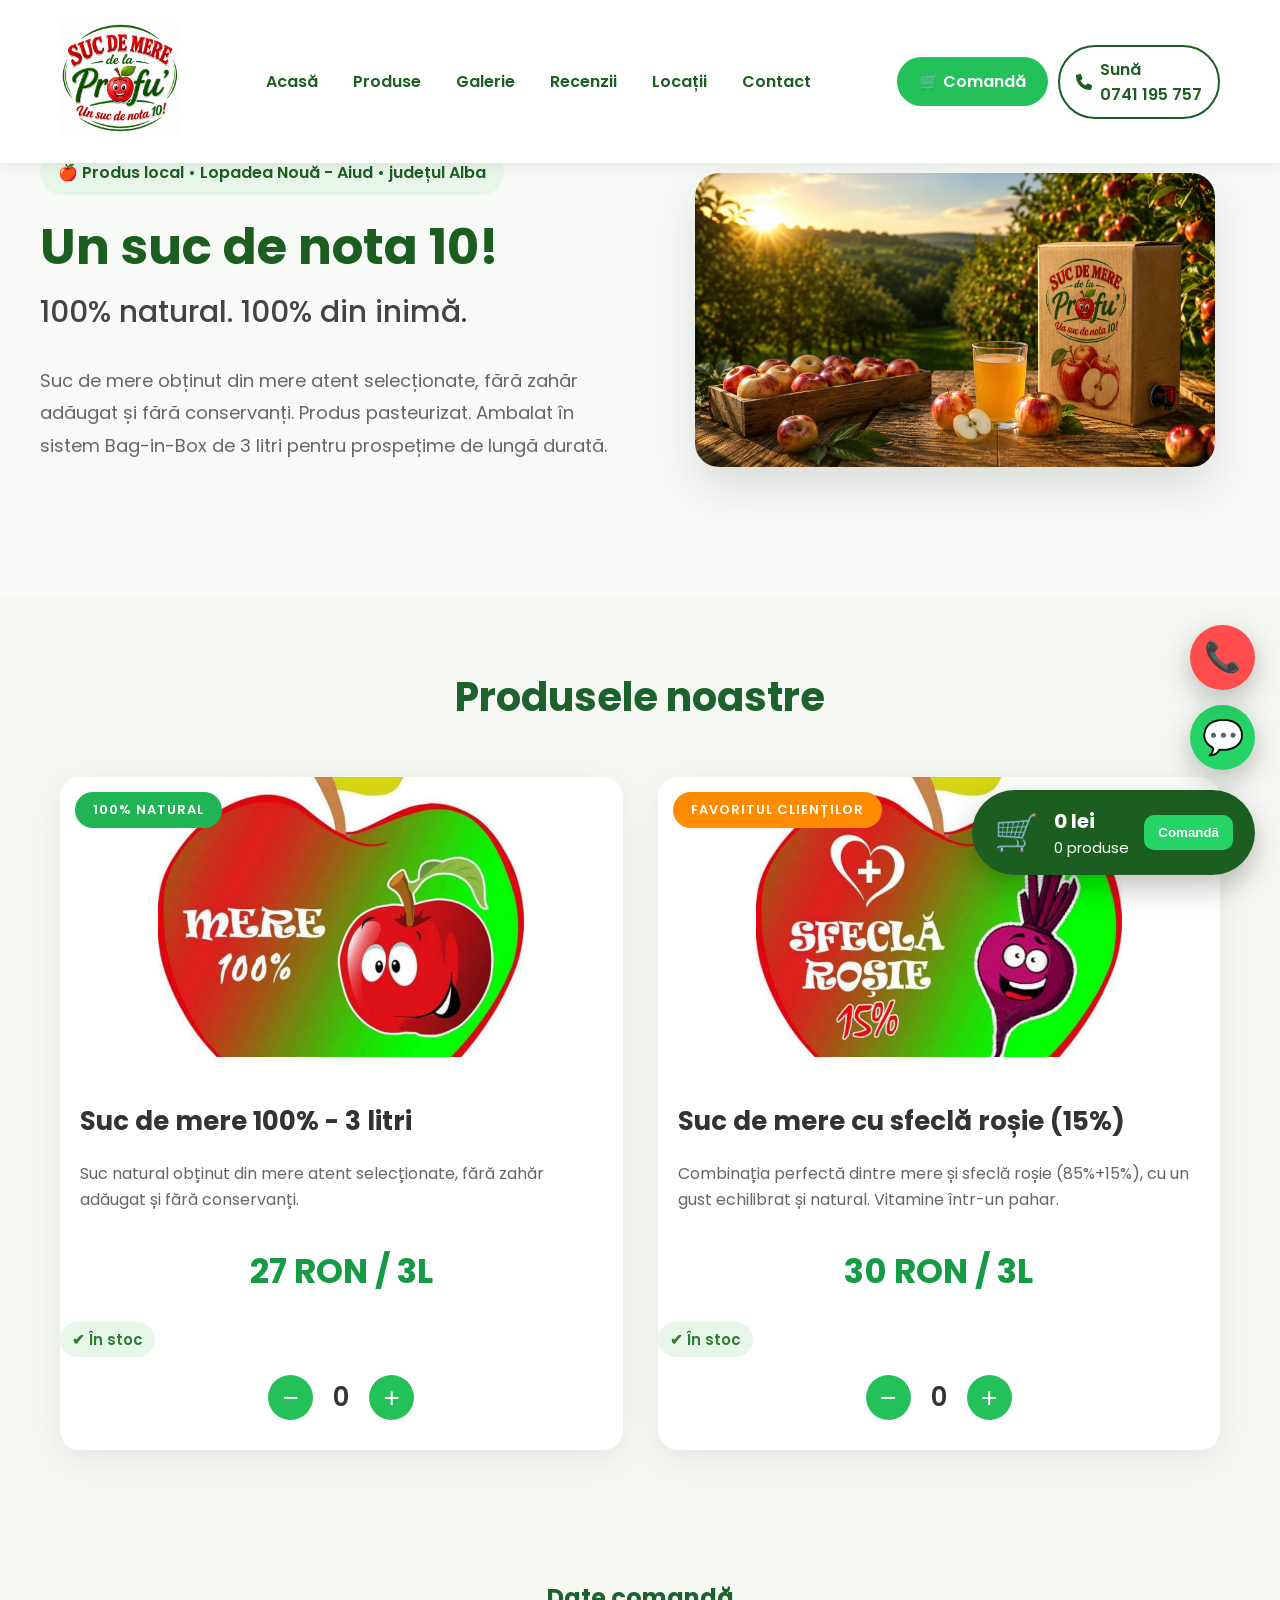
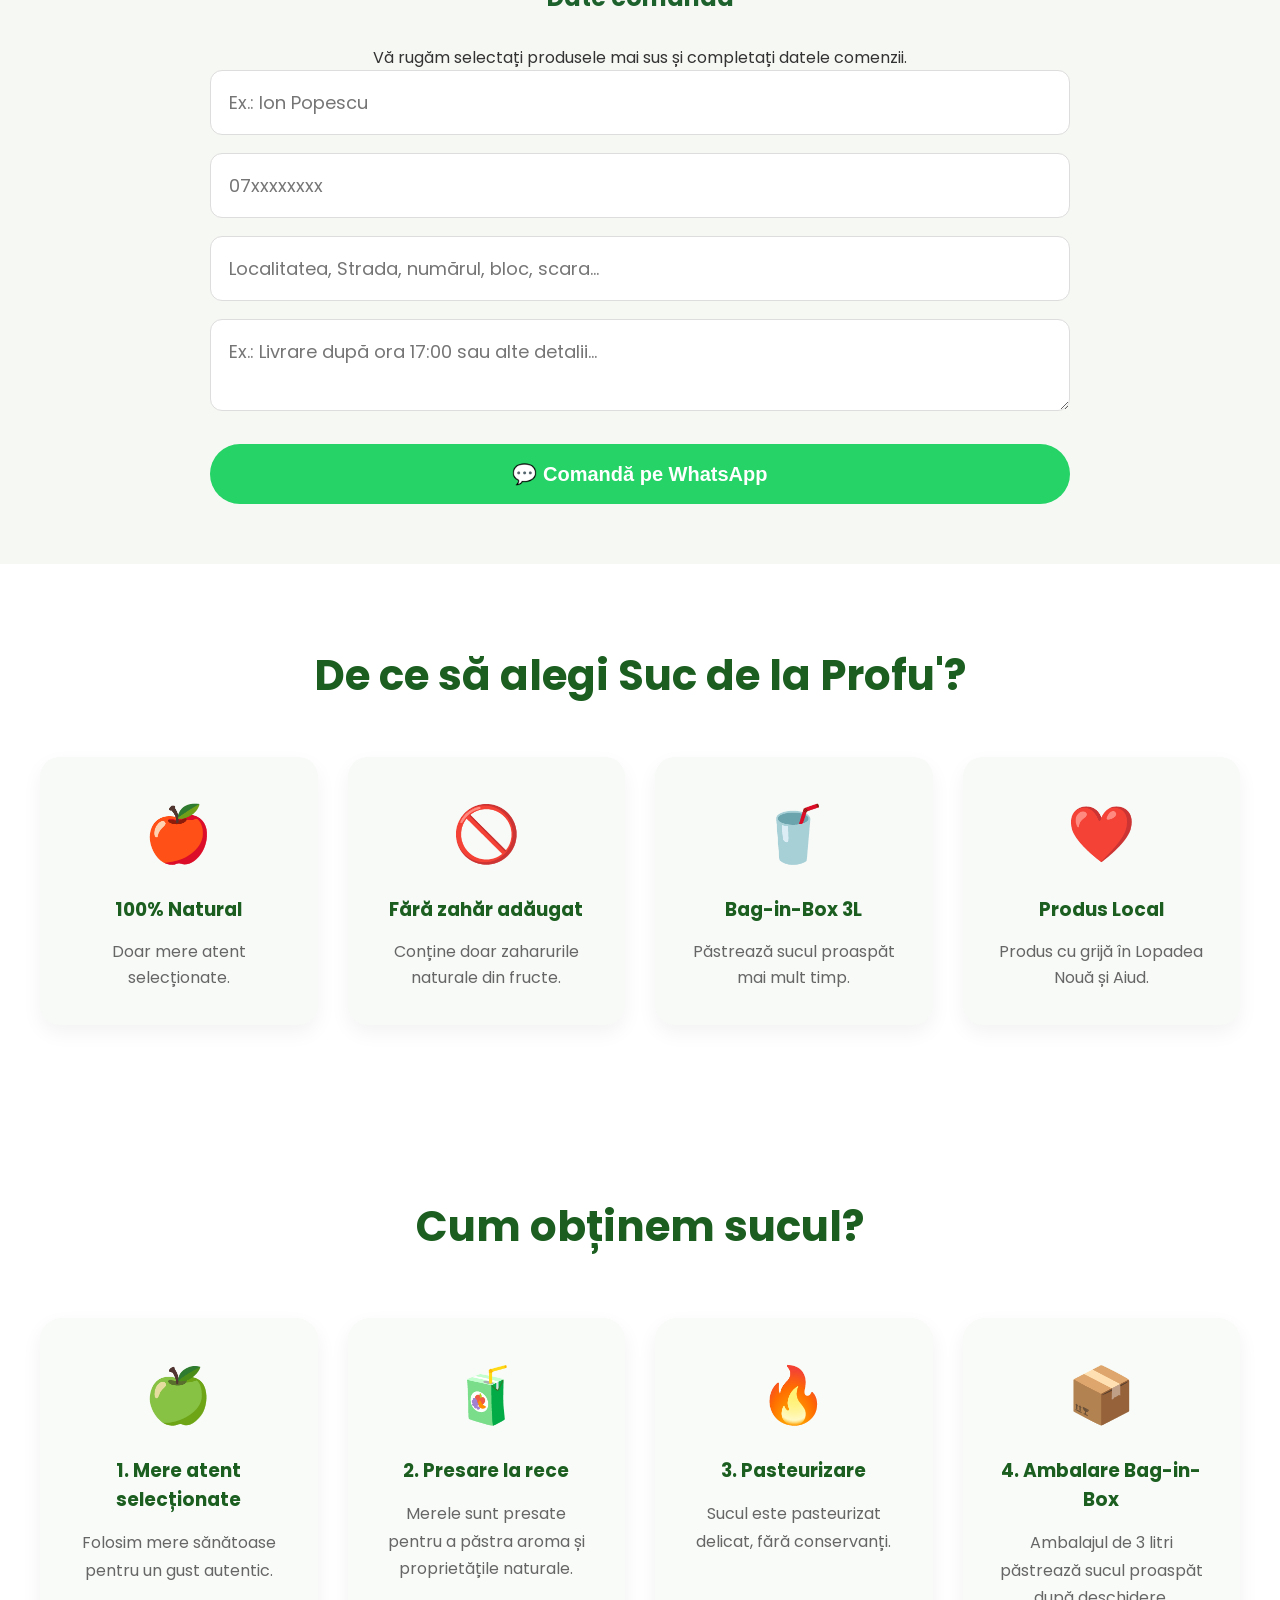
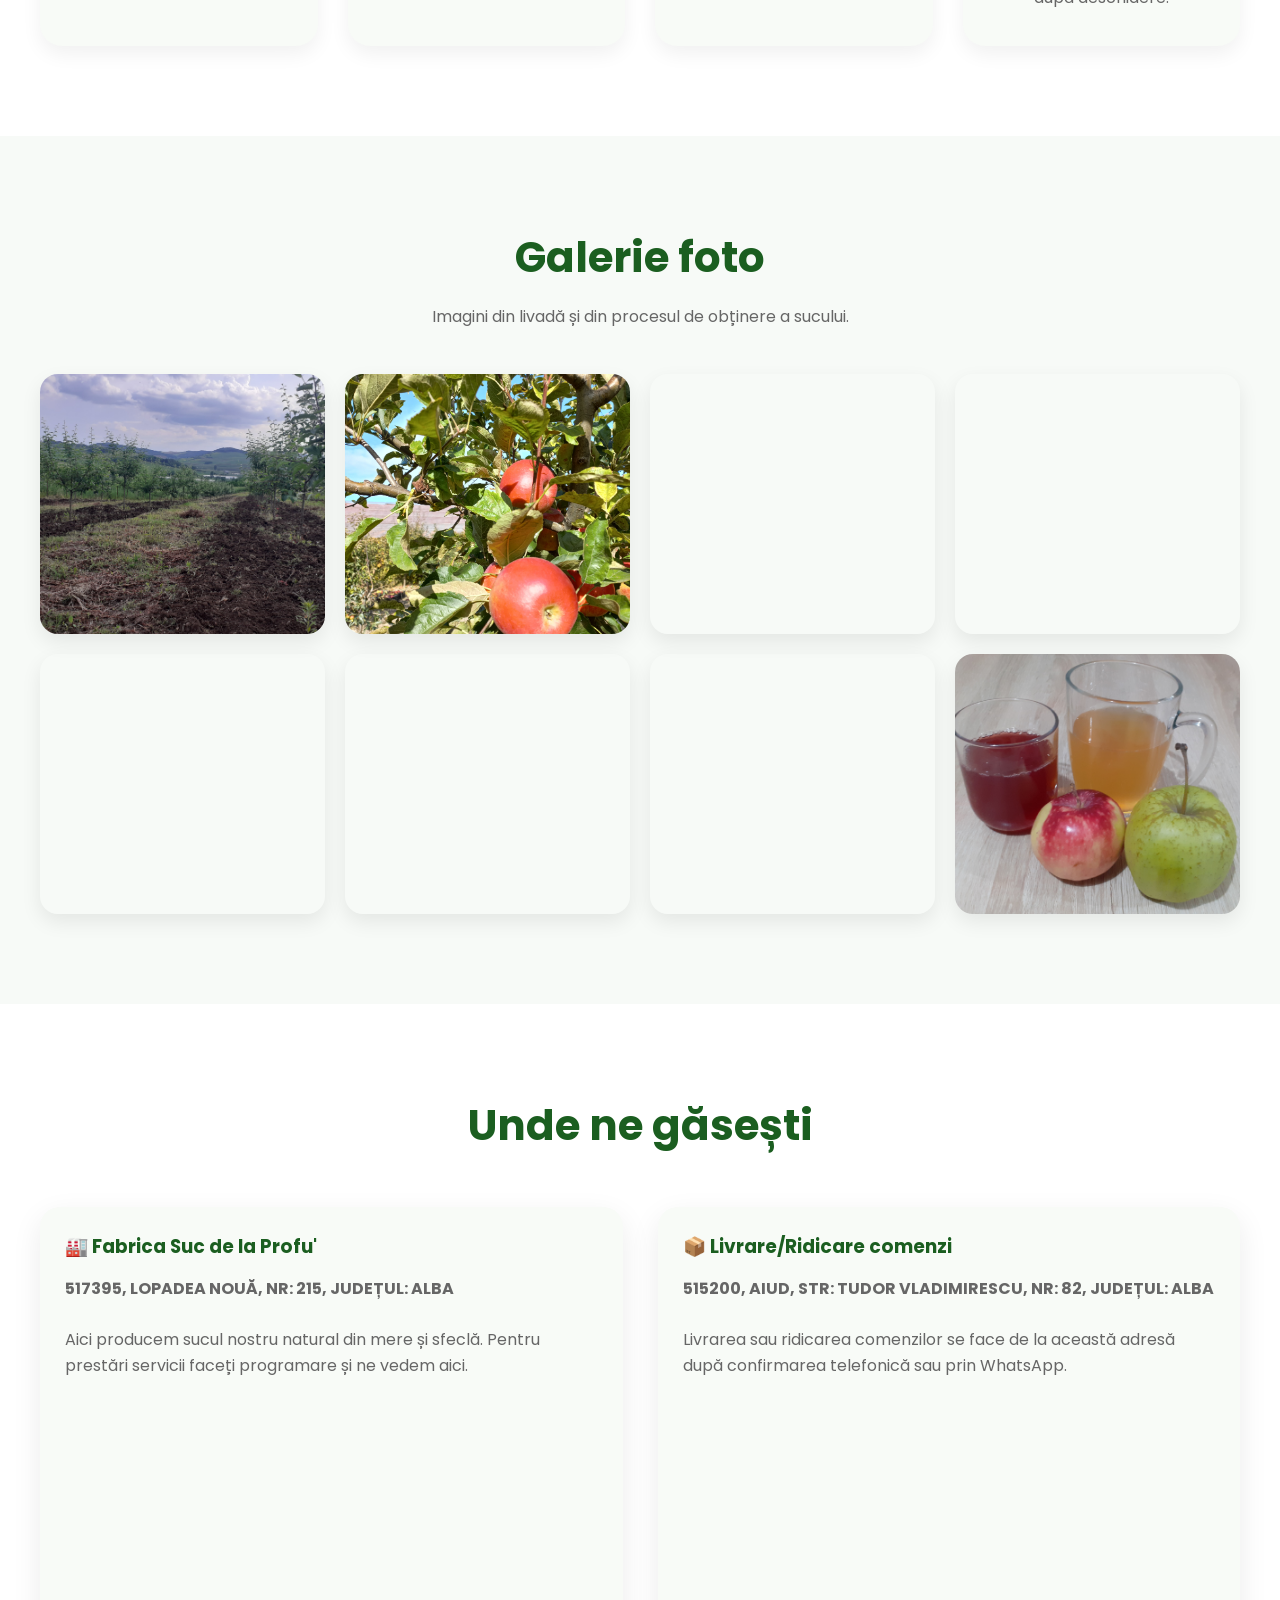
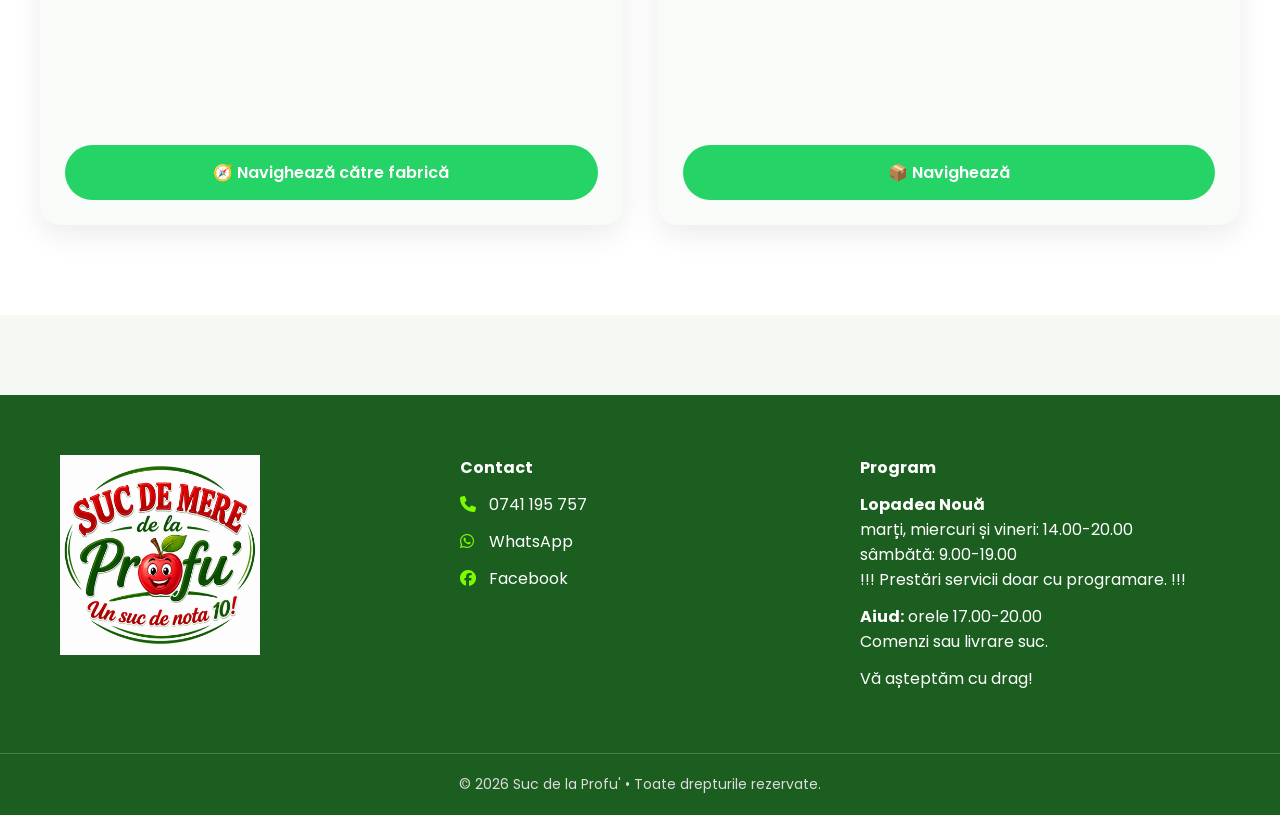
<file: index.html>
<!DOCTYPE html>
<html lang="ro">
<head>
    <meta charset="UTF-8">
<meta name="viewport" content="width=device-width, initial-scale=1">

    <title>Suc de la Profu' | Suc natural de mere | Aiud - Lopadea Nouă</title>

    <meta name="description"
content="Suc natural 100% din mere atent selecționate. Fără zahăr adăugat și fără conservanți. Ambalat Bag-in-Box 3L. Comandă rapid prin WhatsApp.">

<meta name="keywords"
content="suc mere, suc natural, suc de mere Aiud, Bag in Box, suc de la profu, suc mere Alba">

<meta name="author"
content="Suc de la Profu'">

<meta name="theme-color"
content="#1b5e20">

<meta property="og:title"
content="Suc de la Profu'">

<meta property="og:description"
content="Suc natural 100% din mere atent selecționate.">

<meta property="og:image"
content="https://sucdelaprofu.ro/assets/hero.jpg">

<meta property="og:url"
content="https://sucdelaprofu.ro">

<meta property="og:type"
content="website">

<link rel="icon"
type="image/png"
href="assets/logo2.png">

 <link rel="stylesheet" href="css/style.css?v=9">

<link rel="stylesheet"
href="https://cdnjs.cloudflare.com/ajax/libs/font-awesome/6.7.2/css/all.min.css">


<link rel="manifest" href="manifest.webmanifest">

<meta name="theme-color" content="#1b5e20">

<meta name="apple-mobile-web-app-capable" content="yes">
<meta name="apple-mobile-web-app-status-bar-style" content="default">
<meta name="apple-mobile-web-app-title" content="Suc Profu'">

<link rel="apple-touch-icon" href="icons/icon-192.png">





<script>
(function () {
    const standalone =
        window.matchMedia("(display-mode: standalone)").matches ||
        window.navigator.standalone === true;

    if (standalone && !sessionStorage.getItem("profuSplashShown")) {
        document.documentElement.classList.add("pwa-launch");
        sessionStorage.setItem("profuSplashShown", "1");
    }
})();
</script>

</head>

<body>

<div id="appSplash" class="appSplash" aria-hidden="true">
    <img src="assets/logo.png" alt="">
</div>

<header id="header">

    <div class="container">

        <a href="#hero" class="logo">

            <img src="assets/logo.png" alt="Suc de la Profu'">

        </a>

        <nav id="nav">

            <a href="#hero">Acasă</a>
            <a href="#produse">Produse</a>
            <a href="#galerie">Galerie</a>
            <a href="recenzii.html">Recenzii</a>
            <a href="#locatii">Locații</a>
            <a href="#contact">Contact</a>

        </nav>

      <div class="headerActions">

    <a href="#produse" class="headerButton">
        🛒 Comandă
    </a>

    <a href="tel:+40741195757" class="headerPhone">
        <i class="fa-solid fa-phone"></i>
        Sună<br>0741 195 757
    </a>

</div>

        <button id="menuToggle">

            ☰

        </button>

    </div>

</header>


<section id="hero">

    <div class="heroContent">

        <div class="heroLeft">

            <span class="heroBadge">
                🍎 Produs local • Lopadea Nouă - Aiud • județul Alba
            </span>

            <h1>
                Un suc de nota 10!
            </h1>

            <h2>
                100% natural. 100% din inimă.
            </h2>

            <p>

                Suc de mere obținut din mere atent selecționate,
                fără zahăr adăugat și fără conservanți. Produs pasteurizat. 
                Ambalat în sistem Bag-in-Box de 3 litri pentru
                prospețime de lungă durată.

            </p>

           

        </div>

        <div class="heroRight">

            <img src="assets/hero.png"
                 alt="Suc de la Profu'">

            <!--<div class="heroCard">

                <h3>🍎 100% Natural</h3>

                <p>Fără zahăr adăugat</p>

                <p>Fără conservanți</p>

                <p>Bag-in-Box 3L</p>

            </div>-->

        </div>

    </div>

</section>


 

<section id="produse">

<h2>Produsele noastre</h2>

<div class="products">



<div class="card">

    

        <center><img loading="lazy" decoding="async" src="assets/mere.jpg"></center>

	<div class="badge green">
         100% NATURAL
    </div><br>

        <h3>Suc de mere 100% - 3 litri</h3>
	
	<p class="description">
	Suc natural obținut din mere atent selecționate,
	fără zahăr adăugat și fără conservanți.
	</p>

        <p class="price">
            27 RON / 3L
        </p>
<p class="stock inStock">

    ✔ În stoc

</p>

        <div class="qty">
    <button type="button" id="minusMere">−</button>
    <span id="qtyMere">0</span>
    <button type="button" id="plusMere">+</button>
</div>

    </div>



    <div class="card">

    

        <center><img loading="lazy" decoding="async" src="assets/sfecla.jpg"></center>
	
	<div class="badge orange">
         FAVORITUL CLIENȚILOR
    </div>
	<BR>


        <h3>Suc de mere cu sfeclă roșie (15%)</h3>
	
	<p class="description">
	Combinația perfectă dintre mere și sfeclă roșie (85%+15%),
	cu un gust echilibrat și natural. Vitamine într-un pahar.
	</p>

        <p class="price">
            30 RON / 3L
        </p>

<p class="stock inStock">

    ✔ În stoc

</p>
<!--
<p class="stock outStock">

    ✖ Indisponibil

</p>
-->
        <div class="qty">
    <button type="button" id="minusSfecla">−</button>
    <span id="qtySfecla">0</span>
    <button type="button" id="plusSfecla">+</button>
</div>

    </div>

</div>

</section>




<section id="comanda">

    <h2>Date comandă</h2>
<p align=center> Vă rugăm selectați produsele mai sus și completați datele comenzii.</p>

    <div class="orderForm">

        <input
    type="text"
    id="nume"
    placeholder="Ex.: Ion Popescu"
    required>

        <input
    type="tel"
    id="telefon"
    placeholder="07xxxxxxxx"
    required>

 <input
    type="text"
    id="adresa"
    placeholder="Localitatea, Strada, numărul, bloc, scara..."
    required>

        <textarea
    id="observatii"
    rows="2"
    placeholder="Ex.: Livrare după ora 17:00 sau alte detalii..."></textarea>

<button
    id="sendOrder"
    type="button"
    class="whatsappOrderBtn"
>
    💬 Comandă pe WhatsApp
</button>


    </div>

</section>

<section id="beneficii">

    <h2>De ce să alegi Suc de la Profu'?</h2>

    <div class="beneficiiGrid">

        <div class="beneficiu">
            <div class="icon">🍎</div>
            <h3>100% Natural</h3>
            <p>Doar mere atent selecționate.</p>
        </div>

        <div class="beneficiu">
            <div class="icon">🚫</div>
            <h3>Fără zahăr adăugat</h3>
            <p>Conține doar zaharurile naturale din fructe.</p>
        </div>

        <div class="beneficiu">
            <div class="icon">🥤</div>
            <h3>Bag-in-Box 3L</h3>
            <p>Păstrează sucul proaspăt mai mult timp.</p>
        </div>

        <div class="beneficiu">
            <div class="icon">❤️</div>
            <h3>Produs Local</h3>
            <p>Produs cu grijă în Lopadea Nouă și Aiud.</p>
        </div>

    </div>

</section>


<!--<section id="reviews">

<h2>Ce spun clienții noștri</h2>

<div class="reviewsGrid">

<div class="review">

<div class="stars">★★★★★</div>

<p>

"Foarte gustos! Copiii mei îl beau cu mare plăcere."

</p>

<h4>Maria • Aiud</h4>

</div>


<div class="review">

<div class="stars">★★★★★</div>

<p>

"Chiar un suc de nota 10."

</p>

<h4>Andrei • Teiuș</h4>

</div>


<div class="review">

<div class="stars">★★★★</div>

<p>

"Ambalaj minimalist, dar gust autentic."

</p>

<h4>Elena • Aiud</h4>

</div>

</div>

</section>-->






<section id="proces">

    <h2>Cum obținem sucul?</h2>

    <div class="procesGrid">

        <div class="pas">
            <div class="emoji">🍏</div>
            <h3>1. Mere atent selecționate</h3>
            <p>Folosim mere sănătoase pentru un gust autentic.</p>
        </div>

        <div class="pas">
            <div class="emoji">🧃</div>
            <h3>2. Presare la rece</h3>
            <p>Merele sunt presate pentru a păstra aroma și proprietățile naturale.</p>
        </div>

        <div class="pas">
            <div class="emoji">🔥</div>
            <h3>3. Pasteurizare</h3>
            <p>Sucul este pasteurizat delicat, fără conservanți.</p>
        </div>

        <div class="pas">
            <div class="emoji">📦</div>
            <h3>4. Ambalare Bag-in-Box</h3>
            <p>Ambalajul de 3 litri păstrează sucul proaspăt după deschidere.</p>
        </div>

    </div>

</section>


<section id="galerie">

    <h2>Galerie foto</h2>

    <p class="gallerySubtitle">
        Imagini din livadă și din procesul de obținere a sucului.
    </p>

    <div class="gallery">

        <img loading="lazy" decoding="async" src="assets/gallery/livada.jpg" alt="Livada">

        <img loading="lazy" decoding="async" src="assets/gallery/mere.jpg" alt="Mere">

        <img loading="lazy" decoding="async" src="assets/gallery/presa.jpg" alt="Presa">

	<img loading="lazy" decoding="async" src="assets/gallery/pasteurizare.jpg" alt="Pasteurizare">

	<img loading="lazy" decoding="async" src="assets/gallery/poza1.jpg" alt="Poza1">
	
	<img loading="lazy" decoding="async" src="assets/gallery/poza2.jpg" alt="Poza2">
	
        <img loading="lazy" decoding="async" src="assets/gallery/baginbox.jpg" alt="Bag in Box">

        <img loading="lazy" decoding="async" src="assets/gallery/produse.jpg" alt="Produse">

    </div>

</section>

<!-- Lightbox -->

<div id="lightbox">

    <span id="closeLightbox">&times;</span>

    <img id="lightboxImage">

</div>




<section id="locatii">

    <h2>Unde ne găsești</h2>

    <div class="locations">

        <div class="locationCard">

            <h3>🏭 Fabrica Suc de la Profu'</h3>

            <p>
<B>517395, LOPADEA NOUĂ, NR: 215, JUDEȚUL: ALBA</B><BR> <BR>                
Aici producem sucul nostru natural din mere și sfeclă. Pentru prestări servicii faceți programare și ne vedem aici.
            </p>

            <iframe
                src="https://www.google.com/maps/embed?pb=!1m18!1m12!1m3!1d3428.206904961803!2d23.814580176763712!3d46.291473977862445!2m3!1f0!2f0!2f0!3f0!3m2!1i1024!2i768!4f13.1!3m3!1m2!1s0x474bfd98228c7e3f%3A0x6591545c2e64dcd2!2sFabrica%20Suc%20de%20la%20Profu!5e1!3m2!1sen!2sro!4v1784107933987!5m2!1sen!2sro"
                loading="lazy"
                allowfullscreen>
            </iframe>

            <a class="mapButton"
               href="https://maps.app.goo.gl/mRtba2UKdtLohAee9"
               target="_blank">

                🧭 Navighează către fabrică

            </a>

        </div>

        <div class="locationCard">

    <h3>📦 Livrare/Ridicare comenzi</h3>

    <p>
<B>515200, AIUD, STR: TUDOR VLADIMIRESCU, NR: 82, JUDEȚUL: ALBA</B><BR> <BR> 
        Livrarea sau ridicarea comenzilor se face de la această adresă după confirmarea telefonică sau prin WhatsApp.
    </p>

    <iframe
        src="https://www.google.com/maps/embed?pb=!1m18!1m12!1m3!1d3427.4549624752776!2d23.711029576764194!3d46.30348587704992!2m3!1f0!2f0!3f0!3m2!1i1024!2i768!4f13.1!3m3!1m2!1s0x474957b4ec597e9f%3A0x8a5a1d0ea01d7ca7!2sSuc%20de%20la%20Profu%27!5e1!3m2!1sen!2sro!4v1784108181168!5m2!1sen!2sro"
        loading="lazy"
        allowfullscreen>
    </iframe>

    <a class="mapButton"
       href="https://maps.google.com/?q=Suc+de+la+Profu"
       target="_blank">

        📦 Navighează

    </a>

</div>

    </div>

</section>



<footer id="contact">

    <div class="footerContainer">

        <div class="footerLogo">

            <img src="assets/logo.png" alt="Suc de la Profu">

        </div>

        <div class="footerContact">

            <h4>Contact</h4>

            <p>
                <i class="fa-solid fa-phone"></i>
                <a href="tel:+40741195757">0741 195 757</a>
            </p>

            <p>
                <i class="fa-brands fa-whatsapp"></i>
                <a href="https://wa.me/40741195757" target="_blank">
                    WhatsApp
                </a>
            </p>

            <p>
                <i class="fa-brands fa-facebook"></i>
                <a href="https://www.facebook.com/sucdelaprofu/" target="_blank">
                    Facebook
                </a>
            </p>

        </div>

        <div class="footerInfo">

            <h4>Program</h4>

            <p><b>Lopadea Nouă</b> <br>marți, miercuri și vineri: 14.00-20.00<br>
sâmbătă: 9.00-19.00<br> !!! Prestări servicii doar cu programare. !!!</p>

            <p><b>Aiud:</b> orele 17.00-20.00<br> Comenzi sau livrare suc.</p>

            <p>Vă așteptăm cu drag!</p>

        </div>

    </div>

    <div class="copyright">

        © 2026 Suc de la Profu' • Toate drepturile rezervate.

    </div>

</footer>


<a
href="https://wa.me/40741195757"
class="floatingWhatsapp"
target="_blank">

💬

</a>
<a

href="tel:+40741195757"

class="floatingPhone">

📞

</a>


<button id="backToTop" type="button" title="Sus" aria-label="Mergi sus">
    ↑
</button>

<button id="installAppButton" class="installAppButton" type="button" hidden>
    <i class="fa-solid fa-download" aria-hidden="true"></i>
    <span>Instalează aplicația</span>
</button>


<div id="floatingCart">

    <div class="cartIcon">
        🛒
    </div>

    <div class="cartInfo">

        <strong id="cartValue">
            0 lei
        </strong>

	<span id="cartCount">
            0 produse
        </span>

    </div>

 <button
        type="button"
        id="floatingOrderButton"
        class="floatingOrderButton">
        Comandă
    </button>


</div>




<div id="appUpdateNotice" class="appUpdateNotice" role="status" aria-live="polite" hidden>
    <div class="appUpdateText">
        <strong>Este disponibilă o versiune nouă.</strong>
        <span>Actualizează aplicația pentru a vedea ultimele modificări.</span>
    </div>
    <button id="updateAppButton" type="button">Actualizează</button>
    <button id="dismissUpdateButton" class="dismissUpdateButton" type="button" aria-label="Închide">×</button>
</div>


<div id="successMessage">

    <div class="successBox">

        <div class="successIcon">
            ✅
        </div>

        <h2>Mulțumim!</h2>

        <p>

            Îți mulțumim pentru comandă! Se va deschide conversația WhatsApp pentru confirmare.<br>


        </p>

    </div>

</div>


    <script src="js/script.js?v=16"></script>
</body>
</html>
</file>
<file: css/style.css>
/* ===========================
   SUC DE LA PROFU' V5.0 — CSS CURĂȚAT
===========================*/

@import url('https://fonts.googleapis.com/css2?family=Poppins:wght@300;400;500;600;700&display=swap');

:root{

    --green:#1b5e20;
    --green-light:#2e7d32;
    --accent:#24c15a;
    --whatsapp:#25D366;

    --white:#ffffff;
    --bg:#f6f8f3;

    --text:#333;
    --text-light:#666;

    --radius:20px;
    --radius-small:12px;
    --radius-round:50px;

    --shadow:0 10px 35px rgba(0,0,0,.08);
    --shadow-hover:0 18px 40px rgba(0,0,0,.12);
 
    --transition:all .35s ease;

    --max-width:1200px;

}


*{
    margin:0;
    padding:0;
    box-sizing:border-box;
}

html{
    scroll-behavior:smooth;

overflow-x:hidden;
}

::selection {
    background: #1b5e20;
    color: white;
}

::-webkit-scrollbar{

width:10px;

}

::-webkit-scrollbar-track{

background:#f3f3f3;

}

::-webkit-scrollbar-thumb{

background:#1b5e20;

border-radius:10px;

}

::-webkit-scrollbar-thumb:hover{

background:#2e7d32;

}

body{

    font-family:'Poppins',sans-serif;

    background:#f6f8f3;

    color:#333;

overflow-x:hidden;

}


img{

    max-width:100%;

    height:auto;

}

iframe{
    max-width:100%;
}



/* ==========================
   HEADER
========================== */

header{

    position:fixed;
    top:0;
    left:0;
    width:100%;

    background:#ffffff;

    box-shadow:0 2px 15px rgba(0,0,0,.08);

    z-index:9999;

    transition:all .35s ease;

}

header.scrolled{

    box-shadow:0 8px 30px rgba(0,0,0,.12);

}

header .container{

    max-width:1200px;

    margin:auto;

    display:flex;

    justify-content:space-between;

    align-items:center;

    padding:18px 20px;

}

.logo img{

    height:120px;

}

nav{

    display:flex;

    gap:35px;

}

nav a{

    text-decoration:none;

    color:#1b5e20;

    font-weight:600;

    transition:.3s;

}

nav a:hover{

    color:#24c15a;

}

.headerButton{

    background:#24c15a;

    color:white;

    text-decoration:none;

    padding:12px 22px;

    border-radius:50px;

    font-weight:600;

    transition:.3s;

}

.headerButton:hover{

    transform:translateY(-2px);

    background:#1b5e20;

}

#menuToggle{

    display:none;

    border:none;

    background:none;

    font-size:34px;

    cursor:pointer;

}


/* ==========================================
   HERO
========================================== */

#hero{

    background:#f7faf7;

    padding:150px 20px 100px;

}

.heroContent{

    max-width:1200px;

    margin:auto;

    display:grid;

    grid-template-columns:1fr 1fr;

    gap:60px;

    align-items:center;

}

.heroBadge{

    display:inline-block;

    background:#e8f5e9;

    color:#1b5e20;

    padding:10px 18px;

    border-radius:50px;

    font-weight:600;

    margin-bottom:25px;

}

.heroLeft h1{

    font-size:50px;

    color:#1b5e20;

    line-height:1.1;

    margin-bottom:15px;

}

.heroLeft h2{

    font-size:30px;

    color:#444;

    margin-bottom:30px;

    font-weight:500;

}

.heroLeft p{

    font-size:18px;

    line-height:1.8;

    color:#666;

    margin-bottom:35px;

}

.heroButtons{

    display:flex;

    gap:20px;

    flex-wrap:wrap;

}

.btnPrimary{

    background:#1b5e20;

    color:white;

    padding:18px 34px;

    border-radius:50px;

    text-decoration:none;

    font-weight:700;

}

.btnSecondary{

    border:2px solid #1b5e20;

    color:#1b5e20;

    padding:18px 34px;

    border-radius:50px;

    text-decoration:none;

    font-weight:700;

}

.heroRight{

    position:relative;

    text-align:center;

}

.heroRight img{

    width:100%;

    max-width:520px;

    border-radius:24px;

    box-shadow:0 20px 45px rgba(0,0,0,.12);

}

.heroCard{

    position:absolute;

    bottom:20px;

    left:-30px;

    background:white;

    padding:20px;

    border-radius:20px;

    box-shadow:0 15px 35px rgba(0,0,0,.12);

}

.heroCard h3{

    color:#1b5e20;

    margin-bottom:10px;

}

.heroCard p{

    margin:6px 0;

    color:#666;

}


/* PRODUSE */

#produse{

    max-width:1200px;

    margin:auto;

    padding:70px 20px;

 scroll-margin-top:100px;


}

#produse h2{

    text-align:center;

    font-size:40px;

    margin-bottom:50px;

    color:#1d612d;

}

.products{

    display:grid;

    grid-template-columns:repeat(auto-fit,minmax(320px,1fr));

    gap:35px;

}

.card{

    background:white;

    border-radius:20px;

    overflow:hidden;

    box-shadow:0 10px 35px rgba(0,0,0,.08);

    transition:.35s;
 
    position:relative;

}

.card:hover{

    transform:translateY(-8px);

}

.card img{

    
    display:block;

}

.card h3{

    padding:20px;

    font-size:26px;

}

.price{

    color:#169b45;

    font-size:34px;

    font-weight:700;

    text-align:center;

    margin:15px 0;

}

.qty{

    display:flex;

    justify-content:center;

    align-items:center;

    gap:20px;

    padding-bottom:30px;

}

.qty button{

    width:45px;

    height:45px;

    border:none;

    border-radius:50%;

    background:#24c15a;

    color:white;

    font-size:28px;

    cursor:pointer;

}

.qty span{

    font-size:26px;

    font-weight:600;

}


/* COS */

.cart{

    position:fixed;

    left:20px;

    right:20px;

    bottom:20px;

    background:white;

    border-radius:22px;

    padding:20px;

    box-shadow:0 12px 40px rgba(0,0,0,.18);

    z-index:999;

    display:flex;

    justify-content:space-between;

    align-items:center;

    gap:20px;

}

.cart h2{

    color:#666;

}

.cart h1{

    color:#1fa64a;

    font-size:36px;

    margin:0;

}

.cart button{

    background:#25D366;

    color:white;

    border:none;

    padding:18px 30px;

    border-radius:50px;

    cursor:pointer;

    font-size:18px;

    font-weight:600;

    transition:.3s;

}

.cart button:hover{

    transform:scale(1.05);

}











/* FORMULAR COMANDĂ */

#comanda{

    max-width:900px;

    margin:auto;

    padding:60px 20px;

 scroll-margin-top:100px;

}

#comanda h2{

    text-align:center;

    margin-bottom:30px;

    color:#1d612d;

}

.orderForm{

    display:flex;

    flex-direction:column;

    gap:18px;

}

.orderForm input,
.orderForm textarea{

    padding:18px;

    border-radius:12px;

    border:1px solid #ddd;

    font-size:18px;

    font-family:Poppins,sans-serif;

}

.orderForm input:focus,
.orderForm textarea:focus{

    outline:none;

    border-color:#24c15a;

}



.whatsappOrderBtn{

    width:100%;

    background:#25D366;

    color:#fff;

    border:none;

    border-radius:50px;

    padding:18px;

    font-size:20px;

    font-weight:700;

    cursor:pointer;

    display:flex;

    justify-content:center;

    align-items:center;

    gap:12px;

    transition:.3s;

    margin-top:15px;

}

.whatsappOrderBtn:hover{

    background:#1ea952;

    transform:translateY(-2px);

}





.floatingWhatsapp{

position:fixed;

right:25px;

bottom:130px;

width:65px;

height:65px;

border-radius:50%;

background:#25D366;

display:flex;

justify-content:center;

align-items:center;

font-size:34px;

text-decoration:none;

color:white;

box-shadow:0 10px 30px rgba(0,0,0,.25);

transition:.3s;

z-index:9999;

}

.floatingWhatsapp:hover{

transform:scale(1.12);

}

.floatingPhone{

position:fixed;

right:25px;

bottom:210px;

width:65px;

height:65px;

border-radius:50%;

background:#ff4d4d;

display:flex;

justify-content:center;

align-items:center;

font-size:30px;

text-decoration:none;

color:white;

box-shadow:0 10px 30px rgba(0,0,0,.25);

transition:.3s;

z-index:9999;

}

.floatingPhone:hover{

transform:scale(1.12);

}


/* BENEFICII */

#beneficii{

    background:white;

    padding:80px 20px;

}

#beneficii h2{

    text-align:center;

    color:#1b5e20;

    margin-bottom:50px;

    font-size:42px;

}

.beneficiiGrid{

    max-width:1200px;

    margin:auto;

    display:grid;

    grid-template-columns:repeat(auto-fit,minmax(250px,1fr));

    gap:30px;

}

.beneficiu{

    background:#f7faf7;

    border-radius:20px;

    padding:35px;

    text-align:center;

    transition:.35s;

    box-shadow:0 8px 20px rgba(0,0,0,.05);

}

.beneficiu:hover{

    transform:translateY(-8px);

    box-shadow:0 18px 40px rgba(0,0,0,.12);

}

.icon{

    font-size:55px;

    margin-bottom:20px;

}

.beneficiu h3{

    color:#1b5e20;

    margin-bottom:15px;

}

.beneficiu p{

    color:#666;

    line-height:1.6;

}

/* =====================
   CARDURI PREMIUM
===================== */



.badge{

    position:absolute;

    top:15px;

    left:15px;

    padding:8px 18px;

    border-radius:30px;

    color:white;

    font-size:13px;

    font-weight:600;

    letter-spacing:1px;

}

.green{

    background:#20b455;

}

.orange{

    background:#ff8b00;

}

.description{

    color:#666;

    padding:0 20px;

    line-height:1.6;

    min-height:70px;

}

.card img{

    height:280px;
	width: 65%; 
	object-fit:cover;

}

.card:hover img{

    transform:scale(1.03);

    transition:.4s;

}

/* RECENZII */

#reviews{

padding:90px 20px;

background:#f3f8f3;

}

#reviews h2{

text-align:center;

font-size:42px;

margin-bottom:50px;

color:#1b5e20;

}

.reviewsGrid{

max-width:1200px;

margin:auto;

display:grid;

grid-template-columns:repeat(auto-fit,minmax(320px,1fr));

gap:30px;

}

.review{

background:white;

padding:35px;

border-radius:20px;

box-shadow:0 8px 25px rgba(0,0,0,.08);

transition:.3s;

}

.review:hover{

transform:translateY(-8px);

}

.stars{

font-size:26px;

color:#ffc107;

margin-bottom:20px;

}

.review p{

line-height:1.8;

font-size:17px;

color:#555;

margin-bottom:20px;

}

.review h4{

color:#1b5e20;

}


/* ==========================
   PROCES
========================== */

#proces{

padding:90px 20px;

background:white;

}

#proces h2{

text-align:center;

font-size:42px;

color:#1b5e20;

margin-bottom:60px;

}

.procesGrid{

max-width:1200px;

margin:auto;

display:grid;

grid-template-columns:repeat(auto-fit,minmax(240px,1fr));

gap:30px;

}

.pas{

background:#f8fbf7;

padding:35px;

border-radius:22px;

text-align:center;

box-shadow:0 8px 20px rgba(0,0,0,.06);

transition:.3s;

}

.pas:hover{

transform:translateY(-8px);

box-shadow:0 15px 35px rgba(0,0,0,.12);

}

.emoji{

font-size:55px;

margin-bottom:20px;

}

.pas h3{

color:#1b5e20;

margin-bottom:15px;

}

.pas p{

line-height:1.7;

color:#666;

}


/* ======================
   GALERIE FOTO
====================== */

#galerie{

padding:90px 20px;

background:#f7faf7;

 scroll-margin-top:100px;

}

#galerie h2{

text-align:center;

font-size:42px;

color:#1b5e20;

margin-bottom:15px;

}

.gallerySubtitle{

text-align:center;

color:#666;

margin-bottom:45px;

}

.gallery{

max-width:1200px;

margin:auto;

display:grid;

grid-template-columns:repeat(auto-fit,minmax(280px,1fr));

gap:20px;

}

.gallery img{

width:100%;

height:260px;

object-fit:cover;

border-radius:18px;

cursor:pointer;

transition:.35s;

box-shadow:0 8px 20px rgba(0,0,0,.08);

}

.gallery img:hover{

transform:scale(1.04);

}

/* LIGHTBOX */

#lightbox{

position:fixed;

top:0;

left:0;

width:100%;

height:100%;

background:rgba(0,0,0,.9);

display:none;

justify-content:center;

align-items:center;

z-index:99999;

}

#lightbox img{

max-width:90%;

max-height:85%;

border-radius:20px;

}

#closeLightbox{

position:absolute;

top:25px;

right:40px;

font-size:60px;

color:white;

cursor:pointer;

}


/* ==========================
   LOCAȚII
========================== */

#locatii{

    padding:90px 20px;

    background:#ffffff;

 scroll-margin-top:100px;

}

#locatii h2{

    text-align:center;

    font-size:42px;

    color:#1b5e20;

    margin-bottom:50px;

}

.locations{

    max-width:1200px;

    margin:auto;

    display:grid;

    grid-template-columns:repeat(auto-fit,minmax(300px,1fr));

    gap:35px;

}

.locationCard{

    background:#f8fbf7;

    border-radius:20px;

    padding:25px;

    box-shadow:0 10px 30px rgba(0,0,0,.08);

}

.locationCard h3{

    color:#1b5e20;

    margin-bottom:15px;

}

.locationCard p{

    color:#666;

    line-height:1.6;

    margin-bottom:20px;

}

.locationCard iframe{

    width:100%;

    height:320px;

    border:0;

    border-radius:15px;

    margin-bottom:20px;

}

.mapButton{

    display:block;

    text-align:center;

    background:#25D366;

    color:white;

    text-decoration:none;

    padding:15px;

    border-radius:40px;

    font-weight:600;

    transition:.3s;

}

.mapButton:hover{

    background:#1ea952;

}

.comingSoon{

    display:flex;

    justify-content:center;

    align-items:center;

    height:320px;

    background:#eef5ee;

    border-radius:15px;

    color:#888;

    font-size:18px;

}


/* ==========================
        FOOTER
========================== */

footer{

background:#1b5e20;

color:white;

padding-top:60px;

margin-top:80px;

}

.footerContainer{

max-width:1200px;

margin:auto;

display:grid;

grid-template-columns:repeat(auto-fit,minmax(280px,1fr));

gap:40px;

padding:0 20px 50px;

}

.footerLogo img{

width:200px;

margin-bottom:15px;

}

.footerLogo h3{

margin-bottom:10px;

}

.footerLogo p{

color:#ddd;

}

.footerContact a{

color:white;

text-decoration:none;

}

.footerContact p{

margin:12px 0;

}

.footerContact i{

width:25px;

color:#7CFC00;

}

.footerInfo p{

margin:12px 0;

}

.copyright{

text-align:center;

padding:20px;

border-top:1px solid rgba(255,255,255,.2);

font-size:14px;

color:#ddd;

}


/* BACK TO TOP */

#backToTop{

    position:fixed;

    left:15px;

    bottom:120px;

    width:55px;
    height:55px;

    border:none;
    border-radius:50%;

    background:#1b5e20;

    color:white;

    font-size:24px;

    cursor:pointer;

    z-index:9999;

}
#backToTop:hover{

transform:translateY(-5px);

background:#2e7d32;

}


/* ==========================
   ANIMAȚII CARDURI
========================== */

.card,
.review,
.beneficiu,
.pas,
.locationCard{

    transition: all 0.35s ease;

}

.card:hover,
.review:hover,
.beneficiu:hover,
.pas:hover,
.locationCard:hover{

    transform: translateY(-8px);

}





.headerActions{

    display:flex;
    align-items:center;
    gap:10px;

}

.headerPhone{

    display:flex;
    align-items:center;
    gap:8px;

    text-decoration:none;

    color:var(--green);

    font-weight:600;

    padding:10px 16px;

    border:2px solid var(--green);

    border-radius:50px;

    transition:var(--transition);

}

.headerPhone:hover{

    background:var(--green);

    color:white;

}







/* ==========================================
   TRUST BAR
========================================== */

#trustBar{

    background:white;

    padding:35px 20px;

    border-top:1px solid #eee;

    border-bottom:1px solid #eee;

}

.trustContainer{

    max-width:1200px;

    margin:auto;

    display:grid;

    grid-template-columns:repeat(4,1fr);

    gap:20px;

}

.trustItem{

    display:flex;

    align-items:center;

    justify-content:center;

    gap:12px;

    font-size:18px;

    font-weight:600;

    color:#1b5e20;

}

.trustItem i{

    font-size:26px;

    color:#24c15a;

}


/* ==========================================
   DISPONIBILITATE PRODUS
========================================== */

.stock{

    display:inline-flex;

    align-items:center;

    gap:8px;

    font-size:15px;

    font-weight:600;

    margin:10px 0 18px;

    padding:6px 12px;

    border-radius:20px;

}

.inStock{

    background:#e8f5e9;

    color:#2e7d32;

}

.outStock{

    background:#ffebee;

    color:#c62828;

}


/* ==========================================
   CART PREVIEW
========================================== */

#cartPreview{

    position:fixed;

    right:25px;

    bottom:100px;

    width:340px;

    background:white;

    border-radius:20px;

    box-shadow:0 20px 45px rgba(0,0,0,.15);

    overflow:hidden;

    display:none;

    z-index:9999;

}

.cartHeader{

    background:#1b5e20;

    color:white;

    padding:18px;

    display:flex;

    justify-content:space-between;

    align-items:center;

}

#cartItems{

    padding:20px;

    max-height:260px;

    overflow:auto;

}

.cartFooter{

    padding:20px;

    border-top:1px solid #eee;

}

/* ==========================================
   FLOATING CART
========================================== */

#floatingCart{

    position:fixed;

    right:25px;

    bottom:25px;

    display:flex;

    align-items:center;

    gap:15px;

    background:#1b5e20;

    color:white;

    padding:15px 22px;

    border-radius:60px;

    cursor:pointer;

    box-shadow:0 12px 30px rgba(0,0,0,.25);

    transition:all .35s ease;

    z-index:9998;

}

#floatingCart:hover{

    transform:translateY(-3px);

    background:#2e7d32;

}

.cartIcon{

    font-size:36px;

}

.cartInfo{

    display:flex;

    flex-direction:column;

}

#cartCount{

    font-size:15px;

}

#cartValue{

    font-size:20px;
    font-weight:700;

}


/* ==========================================
   VALIDARE FORMULAR
========================================== */

.error{

    border:2px solid #d32f2f !important;

    background:#fff5f5;

}

.success{

    border:2px solid #2e7d32 !important;

}


/* ==========================================
   SUCCESS MESSAGE
========================================== */

#successMessage{

    position:fixed;

    inset:0;

    background:rgba(0,0,0,.45);

    display:none;

    justify-content:center;

    align-items:center;

    z-index:10000;

}

.successBox{

    background:white;

    width:360px;

    max-width:90%;

    padding:40px;

    border-radius:24px;

    text-align:center;

    box-shadow:0 20px 50px rgba(0,0,0,.20);

    animation:pop .35s ease;

}

.successIcon{

    font-size:60px;

    margin-bottom:15px;

}

.successBox h2{

    color:#1b5e20;

    margin-bottom:10px;

}

.successBox p{

    color:#666;

    line-height:1.6;

}

@keyframes pop{

    from{

        transform:scale(.8);

        opacity:0;

    }

    to{

        transform:scale(1);

        opacity:1;

    }

}

/* ==========================================
   RESPONSIVE — TELEFON ȘI TABLETĂ
========================================== */

@media (max-width:900px){

    /* HEADER: logo + Comandă + meniu hamburger */

    header .container{
        flex-direction:row;
        justify-content:space-between;
        align-items:center;
        gap:10px;
        padding:12px 15px;
    }

 #floatingCart {
        gap: 12px;
        padding: 10px 12px;
    }

    .floatingOrderButton {
        padding: 14px 22px;
        font-size: 16px;
        font-weight: 700;
        border-radius: 14px;
    }


    .logo{
        flex:0 0 auto;
        width:auto;
    }

    .logo img{
        width:auto;
        height:100px;
    }

    .headerActions{
        display:flex;
        align-items:center;
        gap:8px;
        margin-left:auto;
    }

    .headerPhone{
        display:none;
    }

    .headerButton{
        display:inline-flex;
        align-items:center;
        justify-content:center;
        padding:9px 12px;
        font-size:13px;
        line-height:1.2;
        white-space:nowrap;
    }

    #menuToggle{
        display:block;
        flex:0 0 auto;
        color:var(--green);
        font-size:32px;
        line-height:1;
        z-index:10001;
    }

    #nav{
        position:fixed;
        top:94px;
        left:0;
        width:100%;
        height:calc(100vh - 94px);
        padding:28px 20px;
        background:#fff;
        display:flex;
        flex-direction:column;
        align-items:center;
        gap:20px;
        overflow-y:auto;
        transform:translateX(-100%);
        visibility:hidden;
        pointer-events:none;
        transition:transform .3s ease, visibility .3s ease;
        box-shadow:0 10px 25px rgba(0,0,0,.15);
        z-index:9999;
    }

    #nav.active{
        transform:translateX(0);
        visibility:visible;
        pointer-events:auto;
    }

    #nav a{
        font-size:20px;
        text-align:center;
    }

    /* HERO */

    #hero{
        padding:125px 20px 70px;
    }

    .heroContent{
        grid-template-columns:1fr;
        gap:35px;
        text-align:center;
    }

    .heroButtons{
        justify-content:center;
    }

    .heroCard{
        position:static;
        max-width:300px;
        margin:25px auto 0;
    }

    .heroLeft h1{
        font-size:38px;
    }

    .heroLeft h2{
        font-size:24px;
    }

    /* GRIDURI */

    .products,
    .reviewsGrid,
    .gallery,
    .locations,
    .footerContainer{
        grid-template-columns:minmax(0,1fr);
    }

    .card,
    .review,
    .locationCard,
    .pas,
    .beneficiu{
        min-width:0;
    }

    .locationCard{
        padding:20px;
    }

    .locationCard iframe{
        height:280px;
    }

    /* TRUST BAR */

    .trustContainer{
        grid-template-columns:1fr;
    }

    /* COȘURI */

    #floatingCart{
        right:15px;
        left:15px;
        bottom:15px;
        justify-content:center;
    }

    #cartPreview{
        left:15px;
        right:15px;
        bottom:90px;
        width:auto;
        max-width:none;
    }

    .cart{
        left:10px;
        right:10px;
        bottom:10px;
        padding:14px;
        gap:10px;
        flex-wrap:wrap;
    }

    .cart h1{
        font-size:28px;
    }

    .cart button{
        width:100%;
        padding:14px 20px;
    }

    /* BUTOANE FLOTANTE */

    .floatingWhatsapp,
    .floatingPhone{
        right:15px;
        width:56px;
        height:56px;
        font-size:28px;
    }

    .floatingWhatsapp{
        bottom:105px;
    }

    .floatingPhone{
        bottom:170px;
    }

    #backToTop{
        left:15px;
        bottom:105px;
        width:50px;
        height:50px;
    }

    /* TITLURI */

    #produse h2,
    #beneficii h2,
    #reviews h2,
    #proces h2,
    #galerie h2,
    #locatii h2{
        font-size:34px;
    }
}


.floatingOrderButton {
    border: none;
    background: #25D366;
    color: white;
    padding: 10px 14px;
    border-radius: 10px;
    font-weight: 700;
    cursor: pointer;
    white-space: nowrap;
}

.floatingOrderButton:hover {
    background: #1ebe5d;
}

#floatingCart{
    transition:.25s;
}

#floatingCart:hover{
    transform:translateY(-2px);
    box-shadow:0 10px 28px rgba(0,0,0,.25);
}

/* ==========================================
   BUTON INSTALARE PWA
========================================== */

.installAppButton{
    position:fixed;
    left:24px;
    bottom:28px;
    z-index:9998;
    display:inline-flex;
    align-items:center;
    gap:10px;
    border:none;
    border-radius:999px;
    padding:13px 18px;
    background:#1b5e20;
    color:#fff;
    font:inherit;
    font-weight:700;
    box-shadow:0 10px 28px rgba(0,0,0,.22);
    cursor:pointer;
    transition:transform .2s ease, background .2s ease, opacity .2s ease;
}

.installAppButton[hidden]{
    display:none !important;
}

.installAppButton:hover{
    background:#24c15a;
    transform:translateY(-2px);
}

.installAppButton:focus-visible{
    outline:3px solid rgba(36,193,90,.35);
    outline-offset:3px;
}

@media (max-width:900px){
    .installAppButton{
        left:15px;
        bottom:170px;
        padding:12px 15px;
        font-size:14px;
    }
}


/* NOTIFICARE ACTUALIZARE PWA */
.appUpdateNotice {
    position: fixed;
    left: 50%;
    bottom: 105px;
    z-index: 10050;
    width: min(560px, calc(100% - 30px));
    display: grid;
    grid-template-columns: 1fr auto auto;
    align-items: center;
    gap: 14px;
    padding: 15px 16px;
    border: 1px solid rgba(255, 255, 255, 0.2);
    border-radius: 18px;
    background: #145f26;
    color: #fff;
    box-shadow: 0 14px 35px rgba(0, 0, 0, 0.24);
    opacity: 0;
    transform: translate(-50%, 18px);
    transition: opacity 0.25s ease, transform 0.25s ease;
}

.appUpdateNotice.visible {
    opacity: 1;
    transform: translate(-50%, 0);
}

.appUpdateText {
    display: flex;
    flex-direction: column;
    gap: 3px;
    line-height: 1.25;
}

.appUpdateText strong {
    font-size: 15px;
}

.appUpdateText span {
    font-size: 13px;
    opacity: 0.92;
}

#updateAppButton {
    border: 0;
    border-radius: 999px;
    padding: 10px 16px;
    background: #fff;
    color: #145f26;
    font: inherit;
    font-weight: 800;
    cursor: pointer;
}

#updateAppButton:disabled {
    cursor: wait;
    opacity: 0.75;
}

.dismissUpdateButton {
    width: 32px;
    height: 32px;
    border: 0;
    border-radius: 50%;
    background: rgba(255, 255, 255, 0.16);
    color: #fff;
    font-size: 23px;
    line-height: 1;
    cursor: pointer;
}

@media (max-width: 640px) {
    .appUpdateNotice {
        bottom: 100px;
        grid-template-columns: 1fr auto;
        gap: 10px;
        padding: 13px;
    }

    .appUpdateText {
        grid-column: 1 / -1;
        padding-right: 34px;
    }

    .dismissUpdateButton {
        position: absolute;
        top: 10px;
        right: 10px;
    }

    #updateAppButton {
        grid-column: 1 / -1;
        width: 100%;
    }
}


/* ===========================
   V7.3 — ECRAN DE PORNIRE PWA
   Afișează doar logo-ul la deschiderea aplicației instalate.
=========================== */

.appSplash {
    position: fixed;
    inset: 0;
    z-index: 100000;
    display: none;
    align-items: center;
    justify-content: center;
    background: #ffffff;
    opacity: 1;
    visibility: visible;
    transition: opacity .35s ease, visibility .35s ease;
}

.pwa-launch .appSplash {
    display: flex;
}

.appSplash img {
    width: min(68vw, 320px);
    height: auto;
    max-height: 58vh;
    object-fit: contain;
    animation: splashLogoIn .55s ease-out both;
}

.appSplash.isHidden {
    opacity: 0;
    visibility: hidden;
    pointer-events: none;
}

@keyframes splashLogoIn {
    from {
        opacity: 0;
        transform: scale(.88);
    }
    to {
        opacity: 1;
        transform: scale(1);
    }
}

@media (prefers-reduced-motion: reduce) {
    .appSplash,
    .appSplash img {
        animation: none;
        transition: none;
    }
}


/* V7.3.1 — corecție buton Sus / instalare pe mobil */
#backToTop{
    z-index:10020;
    pointer-events:auto;
    touch-action:manipulation;
}

.installAppButton[hidden],
html.pwa-standalone .installAppButton{
    display:none !important;
    pointer-events:none !important;
}

.appSplash.isHidden{
    pointer-events:none !important;
}

@media (max-width:900px){
    .installAppButton{
        left:80px;
        bottom:170px;
        max-width:calc(100vw - 160px);
    }
}


/* ===========================
   V8 STABLE — FIX OVERLAY-URI INVIZIBILE
   Elementele ascunse nu mai pot intercepta apăsările pe Sus/Telefon/WhatsApp.
=========================== */
.appUpdateNotice[hidden] {
    display: none !important;
    pointer-events: none !important;
}

.appUpdateNotice:not(.visible) {
    pointer-events: none;
}

.appUpdateNotice.visible {
    pointer-events: auto;
}

.appSplash[hidden] {
    display: none !important;
    pointer-events: none !important;
}

.appSplash {
    pointer-events: none;
}

html.pwa-launch .appSplash {
    pointer-events: auto;
}

.appSplash.isHidden {
    display: none !important;
    opacity: 0 !important;
    visibility: hidden !important;
    pointer-events: none !important;
}

.floatingWhatsapp,
.floatingPhone,
#backToTop {
    position: fixed;
    z-index: 10060;
    pointer-events: auto;
    touch-action: manipulation;
}


/* ==========================================
   PAGINA RECENZII
========================================== */
.reviewPage{
    min-height:100vh;
}

.reviewMain{
    padding-top:145px;
}

.reviewHero{
    max-width:850px;
    margin:0 auto;
    padding:70px 20px 35px;
    text-align:center;
}

.reviewHero h1{
    margin:12px 0 18px;
    color:var(--green);
    font-size:46px;
}

.reviewHero p{
    max-width:720px;
    margin:auto;
    color:var(--text-light);
    font-size:18px;
    line-height:1.75;
}

.reviewFormSection{
    padding:20px 20px 90px;
}

.reviewFormCard{
    width:100%;
    max-width:760px;
    margin:auto;
    padding:38px;
    border-radius:24px;
    background:#fff;
    box-shadow:var(--shadow);
}

.reviewFormCard h2{
    margin-bottom:28px;
    color:var(--green);
    text-align:center;
}

.reviewForm{
    display:flex;
    flex-direction:column;
    gap:20px;
}

.reviewField{
    display:flex;
    flex-direction:column;
    gap:8px;
}

.reviewField label,
.ratingField legend{
    color:#2f3b31;
    font-weight:600;
}

.reviewField input,
.reviewField textarea{
    width:100%;
    padding:16px 18px;
    border:1px solid #d8ddd8;
    border-radius:12px;
    background:#fff;
    color:var(--text);
    font:inherit;
    transition:.2s;
}

.reviewField input:focus,
.reviewField textarea:focus{
    outline:none;
    border-color:var(--accent);
    box-shadow:0 0 0 3px rgba(36,193,90,.13);
}

.reviewField input.error,
.reviewField textarea.error,
.reviewConsent input.error{
    border-color:#d32f2f !important;
    box-shadow:0 0 0 3px rgba(211,47,47,.12);
}

.reviewCounter{
    color:#777;
    font-size:13px;
    text-align:right;
}

.ratingField{
    margin:0;
    padding:0;
    border:0;
}

.starRating{
    display:flex;
    flex-direction:row-reverse;
    justify-content:flex-end;
    gap:6px;
    width:max-content;
    margin-top:8px;
    padding:5px;
    border:2px solid transparent;
    border-radius:10px;
}

.starRating.ratingError{
    border-color:#d32f2f;
}

.starRating input{
    position:absolute;
    opacity:0;
    pointer-events:none;
}

.starRating label{
    color:#c8c8c8;
    font-size:38px;
    line-height:1;
    cursor:pointer;
    transition:.18s;
}

.starRating label:hover,
.starRating label:hover ~ label,
.starRating input:checked ~ label{
    color:#ffc107;
    transform:scale(1.05);
}

.reviewConsent{
    display:flex;
    align-items:flex-start;
    gap:12px;
    color:#555;
    font-size:14px;
    line-height:1.55;
}

.reviewConsent input{
    flex:0 0 auto;
    width:20px;
    height:20px;
    margin-top:2px;
    accent-color:var(--green);
}

.reviewError{
    margin:0;
    padding:13px 15px;
    border-radius:10px;
    background:#ffebee;
    color:#b71c1c;
    font-weight:600;
}

.reviewSubmitButton{
    display:flex;
    align-items:center;
    justify-content:center;
    gap:10px;
    width:100%;
    padding:17px 22px;
    border:0;
    border-radius:50px;
    background:var(--whatsapp);
    color:#fff;
    font:inherit;
    font-size:18px;
    font-weight:700;
    cursor:pointer;
    transition:.25s;
}

.reviewSubmitButton:hover{
    background:#1ea952;
    transform:translateY(-2px);
}

.reviewPrivacyNote{
    margin:0;
    color:#777;
    font-size:13px;
    line-height:1.5;
    text-align:center;
}

.reviewSuccess{
    position:fixed;
    inset:0;
    z-index:100000;
    display:flex;
    align-items:center;
    justify-content:center;
    padding:20px;
    background:rgba(0,0,0,.48);
}

.reviewSuccess[hidden]{
    display:none !important;
}

.reviewSuccessBox{
    max-width:390px;
    padding:36px;
    border-radius:22px;
    background:#fff;
    text-align:center;
    box-shadow:0 20px 50px rgba(0,0,0,.2);
}

.reviewSuccessBox h2{
    margin:10px 0;
    color:var(--green);
}

@media (max-width:900px){
    .reviewMain{
        padding-top:96px;
    }

    .reviewHero{
        padding-top:50px;
    }

    .reviewHero h1{
        font-size:36px;
    }

    .reviewFormCard{
        padding:25px 18px;
    }

    .starRating label{
        font-size:36px;
    }
}


/* ==========================================
   RECENZII FIREBASE — PUBLICARE AUTOMATĂ
========================================== */
.reviewHoneypot{
    position:absolute !important;
    left:-10000px !important;
    width:1px !important;
    height:1px !important;
    overflow:hidden !important;
}

.reviewSubmitButton:disabled{
    cursor:wait;
    opacity:.72;
    transform:none;
}

.publishedReviewsSection{
    max-width:1100px;
    margin:0 auto;
    padding:0 20px 100px;
}

.reviewsSummaryCard{
    display:flex;
    align-items:center;
    justify-content:space-between;
    gap:30px;
    margin-bottom:38px;
    padding:28px 32px;
    border-radius:22px;
    background:linear-gradient(135deg,#1b5e20,#2e7d32);
    color:#fff;
    box-shadow:var(--shadow);
}

.reviewsSummaryLabel{
    display:block;
    margin-bottom:4px;
    color:rgba(255,255,255,.82);
    font-size:14px;
}

.reviewsAverage{
    display:inline-block;
    margin-right:14px;
    font-size:42px;
    line-height:1;
}

.reviewsAverageStars{
    display:inline-block;
    color:#ffd54f;
    font-size:25px;
    letter-spacing:2px;
}

.reviewsCountBox{
    display:flex;
    flex-direction:column;
    align-items:flex-end;
    text-align:right;
}

.reviewsCountBox strong{
    font-size:34px;
    line-height:1.1;
}

.reviewsCountBox span{
    color:rgba(255,255,255,.82);
}

.publishedReviewsHeader{
    display:flex;
    align-items:center;
    justify-content:space-between;
    gap:20px;
    margin-bottom:26px;
}

.publishedReviewsHeader h2{
    color:var(--green);
    font-size:34px;
}

.reviewsSort{
    padding:11px 14px;
    border:1px solid #d5ddd5;
    border-radius:12px;
    background:#fff;
    color:var(--text);
    font:inherit;
}

.reviewsLoading,
.reviewsEmpty{
    padding:28px;
    border-radius:16px;
    background:#fff;
    color:#666;
    text-align:center;
    box-shadow:0 7px 20px rgba(0,0,0,.05);
}

.publishedReviewsGrid{
    display:grid;
    grid-template-columns:repeat(2,minmax(0,1fr));
    gap:24px;
}

.publishedReviewCard{
    min-width:0;
    padding:28px;
    border-radius:20px;
    background:#fff;
    box-shadow:var(--shadow);
    transition:.25s;
}

.publishedReviewCard:hover{
    transform:translateY(-4px);
    box-shadow:var(--shadow-hover);
}

.publishedReviewTop{
    display:flex;
    align-items:flex-start;
    justify-content:space-between;
    gap:20px;
}

.publishedReviewTop h3{
    color:var(--green);
    font-size:19px;
}

.publishedReviewCity,
.publishedReviewDate{
    color:#777;
    font-size:13px;
}

.publishedReviewDate{
    white-space:nowrap;
}

.publishedReviewStars{
    margin:18px 0 13px;
    color:#ffc107;
    font-size:22px;
    letter-spacing:2px;
}

.publishedReviewText{
    color:#4d554e;
    line-height:1.75;
    overflow-wrap:anywhere;
    white-space:pre-wrap;
}

@media(max-width:700px){
    .reviewsSummaryCard,
    .publishedReviewsHeader{
        align-items:flex-start;
        flex-direction:column;
    }

    .reviewsCountBox{
        align-items:flex-start;
        text-align:left;
    }

    .reviewsSort{
        width:100%;
    }

    .publishedReviewsGrid{
        grid-template-columns:1fr;
    }

    .publishedReviewTop{
        flex-direction:column;
        gap:7px;
    }
}
</file>
